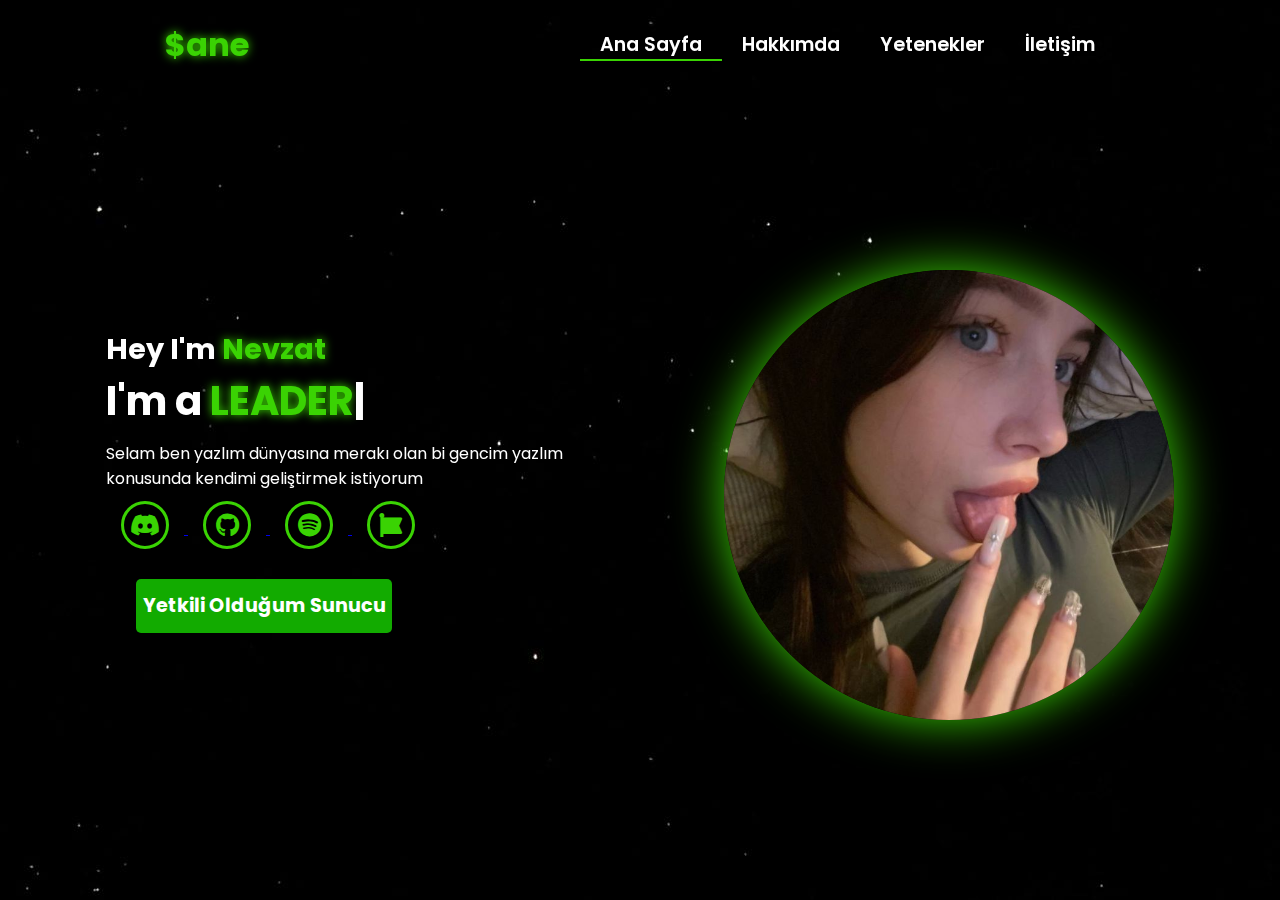
<file: index.html>
<!DOCTYPE html>
<html lang="en">

<head>
    <meta charset="UTF-8">
    <meta name="viewport" content="width=device-width, initial-scale=1.0">
    <link rel="stylesheet" href="https://cdnjs.cloudflare.com/ajax/libs/font-awesome/6.5.1/css/all.min.css">
    <link rel="stylesheet" href="https://unpkg.com/aos@next/dist/aos.css" />
    <link rel="stylesheet" href="css/style.css">
    <title>$ane</title>
</head>

<body>
    <nav>
        <div class="nav-container">
            <div class="logo" data-aos="zoom-in" data-aos-duration="1500">
                 <span>$ane</span>
            </div>
            <div class="links">
                <div class="link active" data-aos="fade-up" data-aos-duration="1500" data-aos-delay="100"><a
                        href="index.html">Ana Sayfa</a></div>
                <div class="link" data-aos="fade-up" data-aos-duration="1500" data-aos-delay="200"><a
                        href="about.html">Hakkımda</a></div>
                <div class="link" data-aos="fade-up" data-aos-duration="1500" data-aos-delay="300"><a
                        href="skill.html">Yetenekler</a></div>
                <div class="link" data-aos="fade-up" data-aos-duration="1500" data-aos-delay="500"><a
                        href="contact.html">İletişim</a></div>
            </div>
        </div>
        <i class="fa-solid fa-bars hamburg" onclick="hamburg()"></i>
        <div class="dropdown">
            <div class="links">
                <a href="index.html">Ana Sayfa</a>
                <a href="about.html">Hakkımda</a>
                <a href="skill.html">Yetenekler</a>
                <a href="contact.html">İletişim</a>
                <i class="fa-solid fa-xmark cancel" onclick="cancel()"></i>
            </div>
        </div>
    </nav>
    <section>
        <div class="main-container">
            <div class="content">
                <h1 data-aos="fade-left" data-aos-duration="1500" data-aos-delay="700">Hey I'm <span>Nevzat</span>
                </h1>
                <div data-aos="fade-right" data-aos-duration="1500" data-aos-delay="900" class="typewriter">I'm a <span
                        class="typewriter-text"></span><label for="">|</label></div>
                <p data-aos="flip-down" data-aos-duration="1500" data-aos-delay="1100">Selam ben yazlım dünyasına merakı olan bi gencim yazlım konusunda kendimi geliştirmek istiyorum</p>
                <div class="social-links">
                  <a href="https://discordapp.com/users/1193165342277644343" data-aos="fade-up" data-aos-duration="1500" data-aos-delay="1300">
                      <i class="fa-brands fa-discord"></i>
                  </a>
                  <a href="https://github.com/wexzareal" data-aos="fade-up" data-aos-duration="1500" data-aos-delay="1400">
                      <i class="fa-brands fa-github"></i>
                  </a>
                  <a href="https://open.spotify.com/user/3175ebhhtbeznkfrctoh7hggmiui?si=7eae61571f2b43ae" data-aos="fade-up" data-aos-duration="1500" data-aos-delay="1500">
                      <i class="fa-brands fa-spotify"></i>
                  </a>
                  <a href="https://guns.lol/wexzareal" data-aos="fade-up" data-aos-duration="1500" data-aos-delay="1600">
                    <i class="fa-brands fa-font-awesome"></i>
                </a>                
              </div>
                <div class="btn" data-aos="zoom-out" data-aos-duration="1500" data-aos-delay="1800">
                    <a href="https://discord.gg/virane"><button>Yetkili Olduğum Sunucu</button></a>
                </div>
            </div>
            <div class="image" data-aos="zoom-in" data-aos-duration="3000">
                <img src="img/zoro.jpg" alt="">
            </div>
        </div>
    </section>
    <script src="https://unpkg.com/aos@next/dist/aos.js"></script>
    <script>
        AOS.init({ offset: 0, });
    </script>
    <script src="./js/script.js"></script>
</body>

</html>
</file>
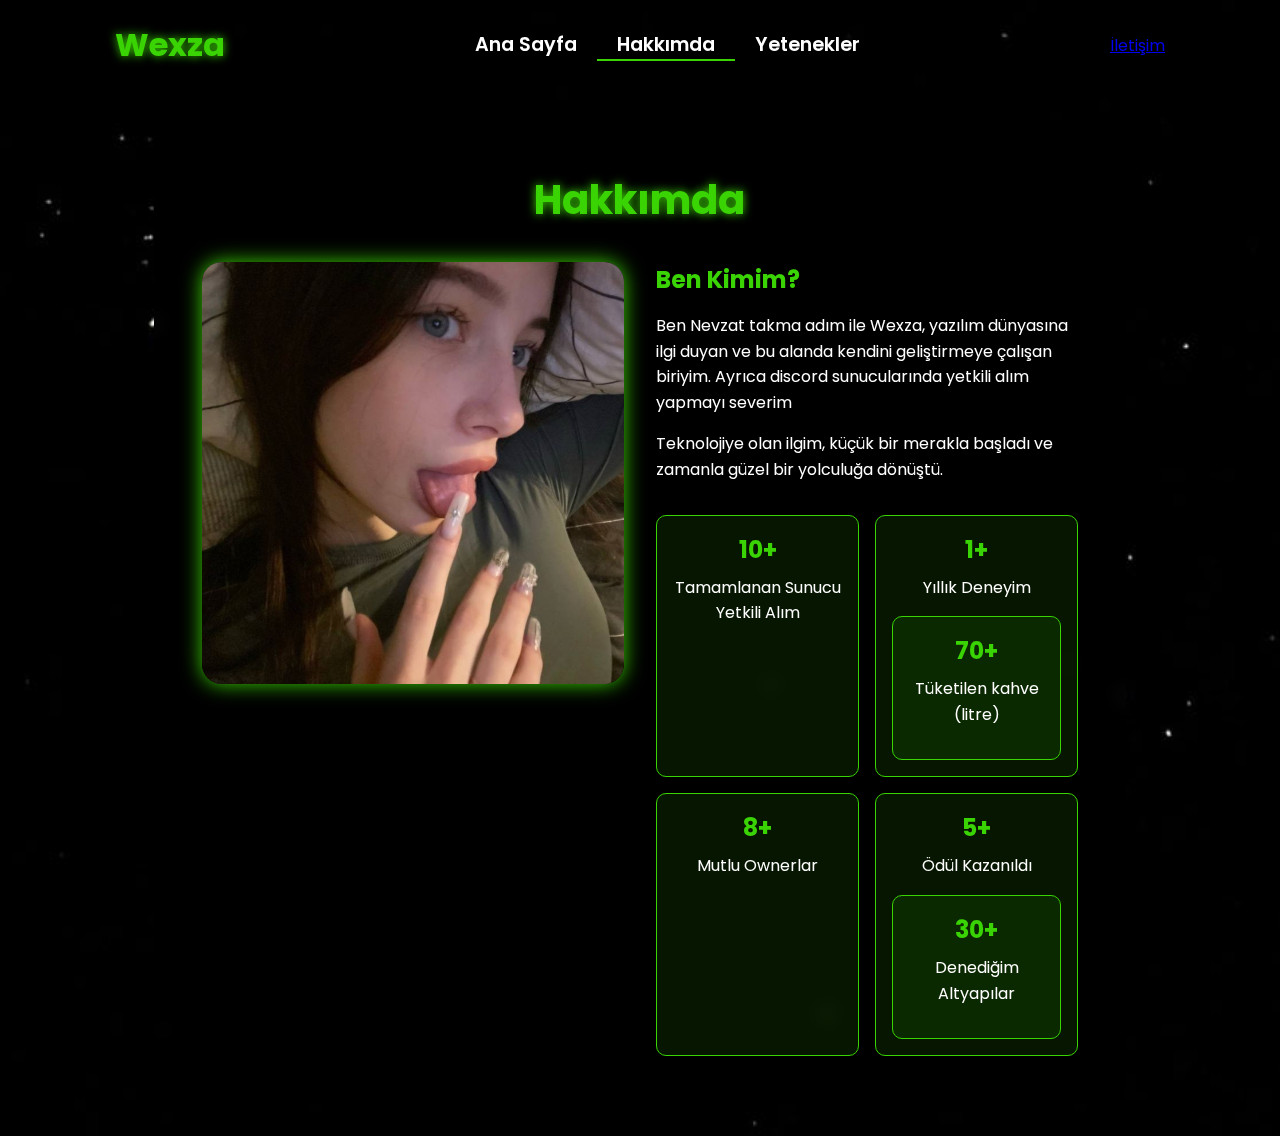
<file: about.html>
<!DOCTYPE html>
<html lang="en">

<head>
    <meta charset="UTF-8">
    <meta name="viewport" content="width=device-width, initial-scale=1.0">
    <link rel="stylesheet" href="https://cdnjs.cloudflare.com/ajax/libs/font-awesome/6.5.1/css/all.min.css">
    <link rel="stylesheet" href="https://unpkg.com/aos@next/dist/aos.css" />
    <style>
        @import url("https://fonts.googleapis.com/css2?family=Poppins:wght@100;200;300;400;500;600&display=swap");

        * {
            padding: 0;
            margin: 0;
            font-family: "Poppins", sans-serif;
            box-sizing: border-box;
        }

        body {
            width: 100%;
            min-height: 100vh;
            background-image: url("./img/background.jpg");
            background-size: cover;
            overflow-x: hidden;
            position: relative;
        }

        nav {
            width: 100%;
            height: 10vh;
            position: sticky;
            position: relative;
            z-index: 1000;
        }

        .nav-container {
            width: 100%;
            height: 100%;
            display: flex;
            justify-content: space-around;
            align-items: center;
        }

        .logo {
            color: white;
            font-size: 2rem;
            font-weight: bold;
        }

        .logo span {
            color: rgb(58, 211, 3);
            text-shadow: 0 0 10px rgb(58, 211, 3);
        }

        .hamburg,
        .cancel {
            cursor: pointer;
            position: absolute;
            right: 15px;
            top: 10px;
            color: white;
            display: none;
            font-size: clamp(2.5rem, 0.5rem + 5vw, 3rem);
        }

        .nav-container .links {
            display: flex;
        }

        .nav-container .links a {
            font-size: 1.2rem;
            color: white;
            margin: 0 20px;
            text-decoration: none;
            font-weight: 550;
            transition: 0.3s linear;
        }

        .nav-container .links a:hover {
            color: rgb(58, 211, 3);
            border-bottom: 2px solid rgb(58, 211, 3);
        }

        .nav-container .links .active {
            color: rgb(58, 211, 3);
            border-bottom: 2px solid rgb(58, 211, 3);
        }

        .dropdown {
            z-index: 1000;
            position: fixed;
            top: 0;
            left: 0;
            right: 0;
            transform: translateY(-500px);
            width: 100%;
            height: auto;
            backdrop-filter: blur(4px) brightness(40%);
            box-shadow: 0 0 20px black;
            transition: 0.2s linear;
        }

        .dropdown .links a {
            display: flex;
            color: white;
            text-decoration: none;
            padding: 15px 0;
            justify-content: center;
            align-items: center;
            transition: 0.2s linear;
        }

        .dropdown .links a:hover {
            background-color: rgb(58, 211, 3);
        }

        .about-container {
            width: 100%;
            min-height: 90vh;
            display: flex;
            justify-content: center;
            align-items: center;
            padding: 2rem;
            position: relative;
            z-index: 1;
        }

        .about-content {
            width: 80%;
            max-width: 1200px;
            background: rgba(0, 0, 0, 0.7);
            backdrop-filter: blur(10px);
            border-radius: 20px;
            padding: 3rem;
            color: white;
        }

        .about-header {
            text-align: center;
            margin-bottom: 2rem;
        }

        .about-header h1 {
            font-size: 2.5rem;
            color: rgb(58, 211, 3);
            text-shadow: 0 0 10px rgb(58, 211, 3);
            margin-bottom: 1rem;
        }

        .about-grid {
            display: grid;
            grid-template-columns: 1fr 1fr;
            gap: 2rem;
        }

        .about-image {
            width: 100%;
            aspect-ratio: 1;
            border-radius: 20px;
            overflow: hidden;
            box-shadow: 0 0 20px rgb(58, 211, 3);
        }

        .about-image img {
            width: 100%;
            height: 100%;
            object-fit: cover;
        }

        .about-text h2 {
            color: rgb(58, 211, 3);
            margin-bottom: 1rem;
        }

        .about-text p {
            line-height: 1.6;
            margin-bottom: 1rem;
        }

        .stats {
            display: grid;
            grid-template-columns: repeat(2, 1fr);
            gap: 1rem;
            margin-top: 2rem;
        }

        .stat-item {
            background: rgba(58, 211, 3, 0.1);
            padding: 1rem;
            border-radius: 10px;
            text-align: center;
            border: 1px solid rgb(58, 211, 3);
            cursor: pointer;
        }

        .stat-item h3 {
            color: rgb(58, 211, 3);
            font-size: 1.5rem;
            margin-bottom: 0.5rem;
        }

        .content-grid {
            display: grid;
            grid-template-columns: repeat(auto-fit, minmax(280px, 1fr));
            gap: 2rem;
            padding: 2rem 0;
        }

        .content-card {
            background: rgba(58, 211, 3, 0.1);
            border-radius: 15px;
            overflow: hidden;
            transition: all 0.3s ease;
            cursor: pointer;
        }

        .content-card:hover {
            transform: translateY(-5px);
            box-shadow: 0 5px 15px rgba(58, 211, 3, 0.3);
        }

        .card-image {
            width: 100%;
            height: 200px;
            overflow: hidden;
        }

        .card-image img {
            width: 100%;
            height: 100%;
            object-fit: cover;
        }

        .card-info {
            padding: 1.5rem;
        }

        .card-info h3 {
            color: rgb(58, 211, 3);
            margin-bottom: 0.5rem;
        }

        .card-info p {
            font-size: 0.9rem;
            margin-bottom: 1rem;
        }

        .card-info .technologies {
            display: flex;
            flex-wrap: wrap;
            gap: 0.5rem;
            margin-top: 1rem;
        }

        .technology-tag {
            background: rgba(58, 211, 3, 0.2);
            padding: 0.3rem 0.8rem;
            border-radius: 15px;
            font-size: 0.8rem;
            color: rgb(58, 211, 3);
        }

        .back-button {
            display: inline-block;
            padding: 0.8rem 1.5rem;
            background: rgb(58, 211, 3);
            color: white;
            border-radius: 5px;
            text-decoration: none;
            margin-bottom: 2rem;
            transition: all 0.3s ease;
        }

        .back-button:hover {
            background: rgb(45, 165, 2);
            transform: translateY(-2px);
        }

        .award-icon {
            font-size: 2rem;
            color: rgb(58, 211, 3);
            margin-bottom: 1rem;
        }

        .client-testimonial {
            font-style: italic;
            margin-top: 1rem;
            padding: 1rem;
            background: rgba(58, 211, 3, 0.05);
            border-radius: 10px;
        }

        @media (max-width: 884px) {
            .about-grid {
                grid-template-columns: 1fr;
            }

            nav .logo {
                position: absolute;
                top: 16px;
                left: 15px;
                font-size: 1.5rem;
            }

            .nav-container .links {
                display: none;
            }

            .hamburg,
            .cancel {
                display: block;
            }
        }

        @media (max-width: 440px) {
            .about-container {
                padding: 1rem;
            }

            .about-content {
                width: 95%;
                padding: 1.5rem;
            }

            .about-header h1 {
                font-size: 1.8rem;
            }

            .about-text h2 {
                font-size: 1.4rem;
            }

            .about-text p {
                font-size: 0.9rem;
                line-height: 1.4;
            }

            .about-image {
                width: 100%;
                max-height: 250px;
            }

            .stats {
                grid-template-columns: repeat(2, 1fr);
                gap: 0.8rem;
            }

            .stat-item {
                padding: 0.8rem;
            }

            .stat-item h3 {
                font-size: 1.2rem;
            }

            .stat-item p {
                font-size: 0.8rem;
            }

            .stat-item a {
                padding: 0.5rem;
                display: block;
            }
        }
    </style>
    <title>Wexza</title>
</head>

<body>
    <nav>
        <div class="nav-container">
            <div class="logo" data-aos="zoom-in" data-aos-duration="1500">
                 <span>Wexza</span>
            </div>
            <div class="links">
                <div class="link" data-aos="fade-up" data-aos-duration="1500" data-aos-delay="100">
                    <a href="index.html">Ana Sayfa</a>
                </div>
                <div class="link active" data-aos="fade-up" data-aos-duration="1500" data-aos-delay="200">
                    <a href="about.html">Hakkımda</a>
                </div>
                <div class="link" data-aos="fade-up" data-aos-duration="1500" data-aos-delay="300">
                    <a href="skill.html">Yetenekler</a>
                </div>
                </div>
                <div class="link" data-aos="fade-up" data-aos-duration="1500" data-aos-delay="500">
                    <a href="contact.html">İletişim</a>
                </div>
            </div>
        </div>
        <i class="fa-solid fa-bars hamburg" onclick="hamburg()"></i>
        <div class="dropdown">
            <div class="links">
                <a href="index.html">Ana Sayfa</a>
                <a href="about.html">Hakkımda</a>
                <a href="skill.html">Yetenekler</a>
                <a href="contact.html">İletişim</a>
                <i class="fa-solid fa-xmark cancel" onclick="cancel()"></i>
            </div>
        </div>
    </nav>
    <div class="about-container">
        <div class="about-content" id="aboutContent">
            <div class="about-header" data-aos="fade-down" data-aos-duration="1500">
                <h1>Hakkımda</h1>
            </div>
            <div class="about-grid">
                <div class="about-image" data-aos="fade-right" data-aos-duration="1500">
                    <img src="img/zoro.jpg" alt="Hakkımda Görseli">
                </div>
                <div class="about-text" data-aos="fade-left" data-aos-duration="1500">
                    <h2>Ben Kimim?</h2>
                    <p>Ben Nevzat takma adım ile Wexza, yazılım dünyasına ilgi duyan ve bu alanda kendini geliştirmeye çalışan biriyim. Ayrıca discord sunucularında yetkili alım yapmayı severim</p>
                    <p>Teknolojiye olan ilgim, küçük bir merakla başladı ve zamanla güzel bir yolculuğa dönüştü.</p>
                    <div class="stats">
                        <div class="stat-item" data-aos="zoom-in" data-aos-duration="1500" data-aos-delay="200" onclick="showProjects()">
                            <h3>10+</h3>
                            <p>Tamamlanan Sunucu Yetkili Alım</p>
                        </div>
                        <div class="stat-item" data-aos="zoom-in" data-aos-duration="1500" data-aos-delay="400" onclick="showExperience()">
                            <h3>1+</h3>
                            <p>Yıllık Deneyim</p>
                        <div class="stat-item" data-aos="zoom-in" data-aos-duration="1500" data-aos-delay="200" onclick="showProjects()">
                            <h3>70+</h3>
                            <p>Tüketilen kahve (litre)</p>
                        </div>
                        </div>
                        <div class="stat-item" data-aos="zoom-in" data-aos-duration="1500" data-aos-delay="600" onclick="showClients()">
                            <h3>8+</h3>
                            <p>Mutlu Ownerlar</p>
                        </div>
                        <div class="stat-item" data-aos="zoom-in" data-aos-duration="1500" data-aos-delay="800" onclick="showAwards()">
                            <h3>5+</h3>
                            <p>Ödül Kazanıldı</p>
                        <div class="stat-item" data-aos="zoom-in" data-aos-duration="1500" data-aos-delay="800" onclick="showAwards()">
                            <h3>30+</h3>
                            <p>Denediğim Altyapılar</p>
                        </div>
                    </div>
                </div>
            </div>
        </div>
    </div>
    <script src="https://unpkg.com/aos@next/dist/aos.js"></script>
    <script>
        AOS.init({ offset: 0 });

        function hamburg() {
            const navbar = document.querySelector(".dropdown")
            navbar.style.transform = "translateY(0px)"
        }

        function cancel() {
            const navbar = document.querySelector(".dropdown")
            navbar.style.transform = "translateY(-500px)"
        }

        function showProjects() {
            const aboutContent = document.getElementById('aboutContent');
            aboutContent.innerHTML = `
                <a href="about.html" class="back-button" onclick="restoreInitialContent()">
                    <i class="fas fa-arrow-left"></i> Back
                </a>
                <div class="about-header" data-aos="fade-down" data-aos-duration="1500">
                    <h1>My Projects</h1>
                </div>
                <div class="content-grid">
                    ${generateProjectCards()}
                </div>
            `;
            AOS.refresh();
        }

        function showExperience() {
            const aboutContent = document.getElementById('aboutContent');
            aboutContent.innerHTML = `
                <a href="about.html" class="back-button" onclick="restoreInitialContent()">
                    <i class="fas fa-arrow-left"></i> Back
                </a>
                <div class="about-header" data-aos="fade-down" data-aos-duration="1500">
                    <h1>My Experience</h1>
                </div>
                <div class="content-grid">
                    ${generateExperienceCards()}
                </div>
            `;
            AOS.refresh();
        }

        function showClients() {
            const aboutContent = document.getElementById('aboutContent');
            aboutContent.innerHTML = `
                <a href="about.html" class="back-button" onclick="restoreInitialContent()">
                    <i class="fas fa-arrow-left"></i> Back
                </a>
                <div class="about-header" data-aos="fade-down" data-aos-duration="1500">
                    <h1>Client Success Stories</h1>
                </div>
                <div class="content-grid">
                    ${generateClientCards()}
                </div>
            `;
            AOS.refresh();
        }

        function showAwards() {
            const aboutContent = document.getElementById('aboutContent');
            aboutContent.innerHTML = `
                <a href="about.html" class="back-button" onclick="restoreInitialContent()">
                    <i class="fas fa-arrow-left"></i> Back
                </a>
                <div class="about-header" data-aos="fade-down" data-aos-duration="1500">
                    <h1>Awards & Recognition</h1>
                </div>
                <div class="content-grid">
                    ${generateAwardCards()}
                </div>
            `;
            AOS.refresh();
        }

        function generateProjectCards() {
            const projects = [
                {
                    title: "E-Commerce Platform",
                    image: "img/zoro.jpg",
                    description: "A full-stack e-commerce solution with payment integration",
                    technologies: ["React", "Node.js", "MongoDB"]
                },
                {
                    title: "Portfolio Website",
                    image: "img/zoro.jpg",
                    description: "Responsive portfolio website with modern animations",
                    technologies: ["HTML", "CSS", "JavaScript"]
                },
                {
                    title: "Task Management App",
                    image: "img/zoro.jpg",
                    description: "Mobile-first task management application",
                    technologies: ["Vue.js", "Firebase"]
                }
            ];

            return projects.map(project => `
                <div class="content-card" data-aos="fade-up">
                    <div class="card-image">
                        <img src="${project.image}" alt="${project.title}">
                    </div>
                    <div class="card-info">
                        <h3>${project.title}</h3>
                        <p>${project.description}</p>
                        <div class="technologies">
                            ${project.technologies.map(tech => `
                                <span class="technology-tag">${tech}</span>
                            `).join('')}
                        </div>
                    </div>
                </div>
            `).join('');
        }

        function generateClientCards() {
            const clients = [
                {
                    name: "Ell Udin",
                    company: "Innovation Corp",
                    image: "img/zoro.jpg",
                    testimonial: "Outstanding work on our company website redesign!"
                },
                {
                    name: "Ell Ucup",
                    company: "Tech Startup",
                    image: "img/zoro.jpg",
                    testimonial: "Delivered our app ahead of schedule with excellent quality"
                }
            ];

            return clients.map(client => `
                <div class="content-card" data-aos="fade-up">
                    <div class="card-image">
                        <img src="${client.image}" alt="${client.name}">
                    </div>
                    <div class="card-info">
                        <h3>${client.name}</h3>
                        <h4>${client.company}</h4>
                        <p class="client-testimonial">"${client.testimonial}"</p>
                    </div>
                </div>
            `).join('');
        }

        function restoreInitialContent() {
            const aboutContent = document.getElementById('aboutContent');
            aboutContent.innerHTML = `
                <div class="about-header" data-aos="fade-down" data-aos-duration="1500">
                    <h1>About Me</h1>
                </div>
                <div class="about-grid">
                    <div class="about-image" data-aos="fade-right" data-aos-duration="1500">
                        <img src="img/zoro.jpg" alt="About Image">
                    </div>
                    <div class="about-text" data-aos="fade-left" data-aos-duration="1500">
                        <h2>Who Am I?</h2>
                        <p>I'm a passionate developer and designer with a keen eye for detail and a drive for creating
                            innovative digital solutions. With expertise in web development, UI/UX design, and content
                            creation, I bring ideas to life through code and creativity.</p>
                        <p>My journey in technology began with a simple curiosity and has evolved into a professional
                            pursuit of excellence in digital craftsmanship.</p>

                        <div class="stats">
                            <div class="stat-item" data-aos="zoom-in" data-aos-duration="1500" data-aos-delay="200" onclick="showProjects()">
                                <h3>50+</h3>
                                <p>Projects Completed</p>
                            </div>
                            <div class="stat-item" data-aos="zoom-in" data-aos-duration="1500" data-aos-delay="400" onclick="showExperience()">
                                <h3>3+</h3>
                                <p>Years Experience</p>
                            </div>
                            <div class="stat-item" data-aos="zoom-in" data-aos-duration="1500" data-aos-delay="600" onclick="showClients()">
                                <h3>20+</h3>
                                <p>Happy Clients</p>
                            </div>
                            <div class="stat-item" data-aos="zoom-in" data-aos-duration="1500" data-aos-delay="800" onclick="showAwards()">
                                <h3>15+</h3>
                                <p>Awards Won</p>
                            </div>
                        </div>
                    </div>
                </div>
            `;
            AOS.refresh();
        }
    </script>
</body>

</html>
</file>
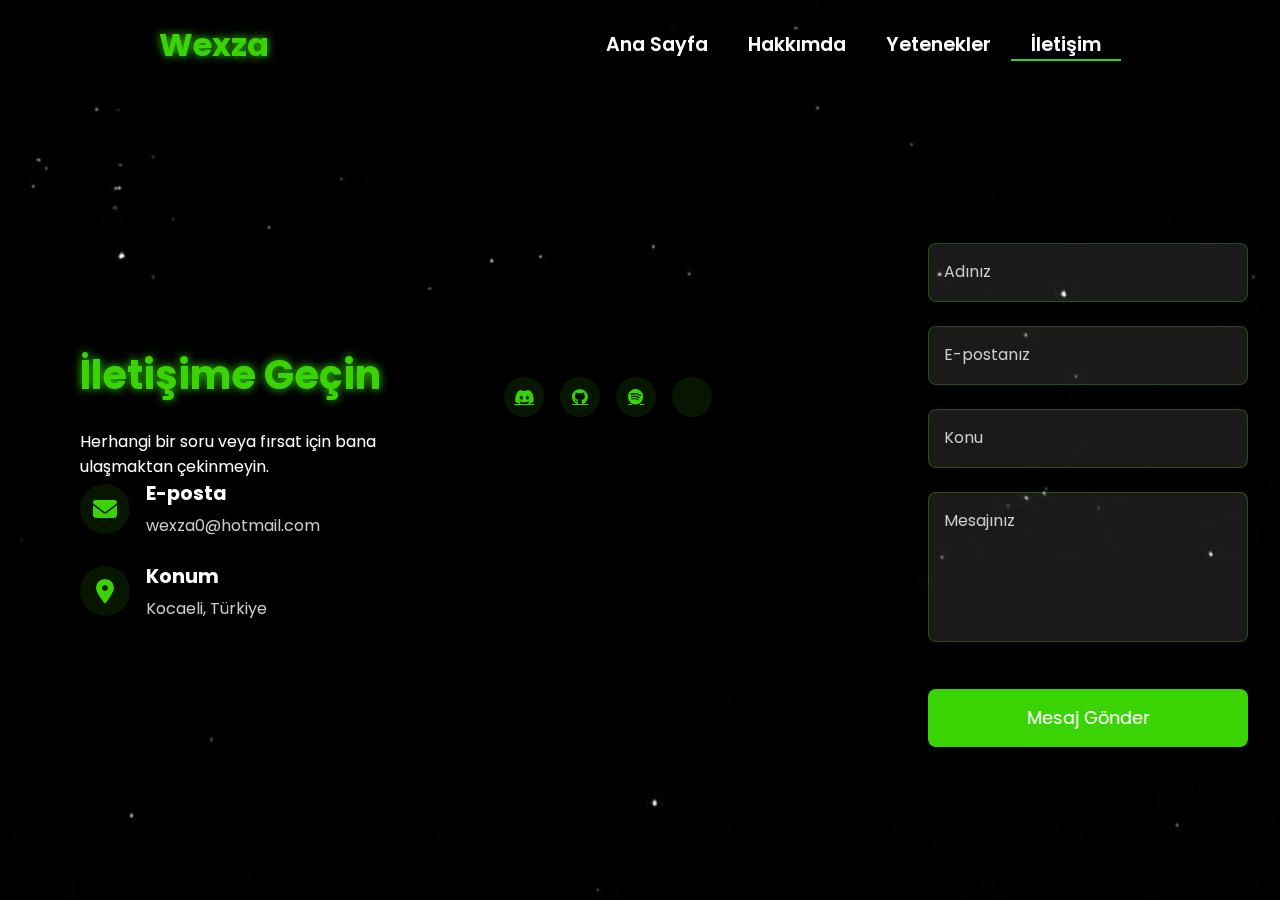
<file: contact.html>
<!DOCTYPE html>
<html lang="en">

<head>
    <meta charset="UTF-8">
    <meta name="viewport" content="width=device-width, initial-scale=1.0">
    <link rel="stylesheet" href="https://cdnjs.cloudflare.com/ajax/libs/font-awesome/6.5.1/css/all.min.css">
    <link rel="stylesheet" href="https://unpkg.com/aos@next/dist/aos.css" />
    <style>
        @import url("https://fonts.googleapis.com/css2?family=Poppins:wght@100;200;300;400;500;600&display=swap");

        * {
            padding: 0;
            margin: 0;
            font-family: "Poppins", sans-serif;
            box-sizing: border-box;
        }

        body {
            width: 100%;
            height: 100vh;
            background-image: url("./img/background.jpg");
            background-size: cover;
            overflow: auto;
            position: relative;
        }

        nav {
            width: 100%;
            height: 10vh;
            position: relative;
            z-index: 1000;
        }

        .nav-container {
            width: 100%;
            height: 100%;
            display: flex;
            justify-content: space-around;
            align-items: center;
        }

        .logo {
            color: white;
            font-size: 2rem;
            font-weight: bold;
        }

        .logo span {
            color: rgb(58, 211, 3);
            text-shadow: 0 0 10px rgb(58, 211, 3);
        }

        .hamburg,
        .cancel {
            cursor: pointer;
            position: absolute;
            right: 15px;
            top: 10px;
            color: white;
            display: none;
            font-size: clamp(2.5rem, 0.5rem + 5vw, 3rem);
        }

        .nav-container .links {
            display: flex;
        }

        .nav-container .links a {
            font-size: 1.2rem;
            color: white;
            margin: 0 20px;
            text-decoration: none;
            font-weight: 550;
            transition: 0.3s linear;
        }

        .nav-container .links a:hover {
            color: rgb(58, 211, 3);
            border-bottom: 2px solid rgb(58, 211, 3);
        }

        .nav-container .links .active {
            color: rgb(58, 211, 3);
            border-bottom: 2px solid rgb(58, 211, 3);
        }

        .dropdown {
            z-index: 1000;
            position: fixed;
            top: 0;
            left: 0;
            right: 0;
            transform: translateY(-500px);
            width: 100%;
            height: auto;
            backdrop-filter: blur(4px) brightness(40%);
            box-shadow: 0 0 20px black;
            transition: 0.2s linear;
        }

        .dropdown .links a {
            display: flex;
            color: white;
            text-decoration: none;
            padding: 15px 0;
            justify-content: center;
            align-items: center;
            transition: 0.2s linear;
        }

        .dropdown .links a:hover {
            background-color: rgb(58, 211, 3);
        }

        .contact-container {
            width: 100%;
            min-height: 90vh;
            display: flex;
            justify-content: center;
            align-items: center;
            padding: 2rem;
        }

        .contact-content {
            width: 80%;
            max-width: 1200px;
            background: rgba(0, 0, 0, 0.7);
            backdrop-filter: blur(10px);
            border-radius: 20px;
            padding: 3rem;
            color: white;
            display: grid;
            grid-template-columns: 1fr 1fr;
            gap: 3rem;
        }

        .contact-info {
            padding-right: 2rem;
        }

        .contact-header h1 {
            font-size: 2.5rem;
            color: rgb(58, 211, 3);
            text-shadow: 0 0 10px rgb(58, 211, 3);
            margin-bottom: 1.5rem;
        }

        .contact-details {
            margin-top: 2rem;
        }

        .contact-item {
            display: flex;
            align-items: center;
            margin-bottom: 1.5rem;
        }

        .contact-icon {
            width: 50px;
            height: 50px;
            background: rgba(58, 211, 3, 0.1);
            border-radius: 50%;
            display: flex;
            justify-content: center;
            align-items: center;
            margin-right: 1rem;
        }

        .contact-icon i {
            font-size: 1.5rem;
            color: rgb(58, 211, 3);
        }

        .contact-text h3 {
            font-size: 1.2rem;
            margin-bottom: 0.3rem;
        }

        .contact-text p {
            color: #cccccc;
        }

        .contact-form form {
            display: flex;
            flex-direction: column;
            gap: 1.5rem;
        }

        .form-group {
            position: relative;
        }

        .form-group input,
        .form-group textarea {
            width: 100%;
            padding: 1rem;
            background: rgba(255, 255, 255, 0.1);
            border: 1px solid rgba(58, 211, 3, 0.3);
            border-radius: 8px;
            color: white;
            font-size: 1rem;
            transition: all 0.3s ease;
        }

        .form-group textarea {
            height: 150px;
            resize: none;
        }

        .form-group input:focus,
        .form-group textarea:focus {
            outline: none;
            border-color: rgb(58, 211, 3);
            box-shadow: 0 0 10px rgba(58, 211, 3, 0.3);
        }

        .form-group label {
            position: absolute;
            left: 1rem;
            top: 1rem;
            color: #cccccc;
            transition: all 0.3s ease;
            pointer-events: none;
        }

        .form-group input:focus~label,
        .form-group input:valid~label,
        .form-group textarea:focus~label,
        .form-group textarea:valid~label {
            top: -0.5rem;
            left: 0.8rem;
            font-size: 0.8rem;
            padding: 0 0.5rem;
            background: rgba(0, 0, 0, 0.7);
            color: rgb(58, 211, 3);
        }

        .submit-btn {
            padding: 1rem 2rem;
            background: rgb(58, 211, 3);
            border: none;
            border-radius: 8px;
            color: white;
            font-size: 1.1rem;
            cursor: pointer;
            transition: all 0.3s ease;
            margin-top: 1rem;
        }

        .submit-btn:hover {
            background: transparent;
            box-shadow: 0 0 20px rgba(58, 211, 3, 0.5);
            border: 2px solid rgb(58, 211, 3);
        }

        .social-links {
            margin-top: 2rem;
            display: flex;
            gap: 1rem;
        }

        .social-links a {
            width: 40px;
            height: 40px;
            background: rgba(58, 211, 3, 0.1);
            border-radius: 50%;
            display: flex;
            justify-content: center;
            align-items: center;
            color: rgb(58, 211, 3);
            transition: all 0.3s ease;
        }

        .social-links a:hover {
            background: rgb(58, 211, 3);
            color: white;
            transform: translateY(-5px);
            box-shadow: 0 0 15px rgba(58, 211, 3, 0.5);
        }

        @media (max-height: 800px) {
            body {
                height: auto;
                min-height: 100vh;
            }

            .contact-container {
                height: auto;
                min-height: 90vh;
            }
        }

        @media (max-width: 884px) {
            nav .logo {
                position: absolute;
                top: 16px;
                left: 15px;
                font-size: 1.5rem;
            }

            .nav-container .links {
                display: none;
            }

            .hamburg,
            .cancel {
                display: block;
            }

            .contact-content {
                grid-template-columns: 1fr;
                gap: 2rem;
            }

            .contact-info {
                padding-right: 0;
            }
        }

        @media (max-width: 640px) {
            .contact-container {
                padding: 1rem;
            }

            .contact-content {
                width: 95%;
                padding: 1.5rem;
            }

            .contact-header h1 {
                font-size: 2rem;
            }

            .contact-item {
                flex-direction: column;
                text-align: center;
            }

            .contact-icon {
                margin-right: 0;
                margin-bottom: 1rem;
            }
        }
    </style>
    <title>Wexza</title>
</head>

<body>
    <nav>
        <div class="nav-container">
            <div class="logo" data-aos="zoom-in" data-aos-duration="1500">
                 <span>Wexza</span>
            </div>
            <div class="links">
                <div class="link" data-aos="fade-up" data-aos-duration="1500" data-aos-delay="100"><a
                        href="index.html">Ana Sayfa</a></div>
                <div class="link" data-aos="fade-up" data-aos-duration="1500" data-aos-delay="200"><a
                        href="about.html">Hakkımda</a></div>
                <div class="link" data-aos="fade-up" data-aos-duration="1500" data-aos-delay="300"><a
                        href="skill.html">Yetenekler</a></div>
                <div class="link active" data-aos="fade-up" data-aos-duration="1500" data-aos-delay="500"><a
                        href="contact.html">İletişim</a></div>
            </div>
        </div>
        <i class="fa-solid fa-bars hamburg" onclick="hamburg()"></i>
        <div class="dropdown">
            <div class="links">
                <a href="index.html">Ana Sayfa</a>
                <a href="about.html">Hakkımda</a>
                <a href="skill.html">Yetenekler</a>
                <a href="contact.html">İletişim</a>
                <i class="fa-solid fa-xmark cancel" onclick="cancel()"></i>
            </div>
        </div>
    </nav>

    <div class="contact-container">
        <div class="contact-content">
            <div class="contact-info">
                <div class="contact-header" data-aos="fade-right" data-aos-duration="1500">
                    <h1>İletişime Geçin</h1>
                    <p>Herhangi bir soru veya fırsat için bana ulaşmaktan çekinmeyin.</p>
                </div>

                    <div class="contact-item" data-aos="fade-right" data-aos-duration="1500" data-aos-delay="400">
                        <div class="contact-icon">
                            <i class="fas fa-envelope"></i>
                        </div>
                        <div class="contact-text">
                            <h3>E-posta</h3>
                            <p>wexza0@hotmail.com</p>
                        </div>
                    </div>

                    <div class="contact-item" data-aos="fade-right" data-aos-duration="1500" data-aos-delay="600">
                        <div class="contact-icon">
                            <i class="fas fa-location-dot"></i>
                        </div>
                        <div class="contact-text">
                            <h3>Konum</h3>
                            <p>Kocaeli, Türkiye</p>
                        </div>
                    </div>
                </div>

                <div class="social-links" data-aos="fade-up" data-aos-duration="1500" data-aos-delay="800">
                    <a href="https://discordapp.com/users/1193165342277644343"><i class="fab fa-discord"></i></a>
                    <a href="https://github.com/wexzareal"><i class="fab fa-github"></i></a>
                    <a href="https://open.spotify.com/user/3175ebhhtbeznkfrctoh7hggmiui?si=7eae61571f2b43ae"><i class="fab fa-spotify"></i></a>
                    <a href="https://discord.com/invite/imporia"><i class="fab fa-Yetkili-Olduğum-Sunucu"></i></a>
                </div>
            </div>

            <div class="contact-form" data-aos="fade-left" data-aos-duration="1500" data-aos-delay="200">
                <form action="https://formspree.io/f/mwppavbk" method="POST">
                    <div class="form-group">
                        <input type="text" id="name" name="name" required>
                        <label for="name">Adınız</label>
                    </div>

                    <div class="form-group">
                        <input type="email" id="email" name="email" required>
                        <label for="email">E-postanız</label>
                    </div>

                    <div class="form-group">
                        <input type="text" id="subject" name="subject" required>
                        <label for="subject">Konu</label>
                    </div>

                    <div class="form-group">
                        <textarea id="message" name="message" required></textarea>
                        <label for="message">Mesajınız</label>
                    </div>

                    <button type="submit" class="submit-btn">Mesaj Gönder</button>
                </form>
            </div>
        </div>
    </div>

    <script src="https://unpkg.com/aos@next/dist/aos.js"></script>
    <script>
        AOS.init({ offset: 0, });
    </script>
    <script src="./js/script.js"></script>
</body>

</html>
</file>
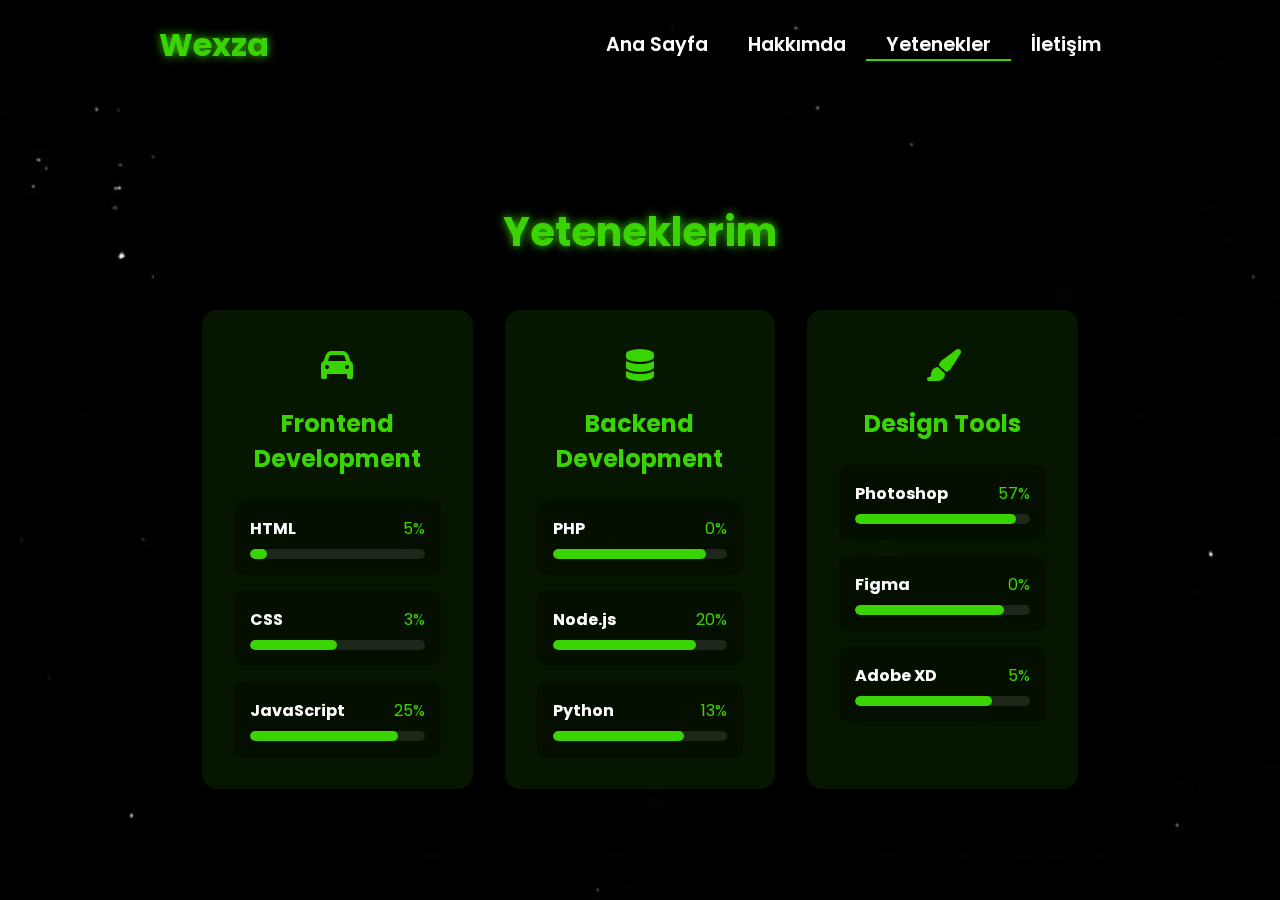
<file: skill.html>
<!DOCTYPE html>
<html lang="en">
<head>
    <meta charset="UTF-8">
    <meta name="viewport" content="width=device-width, initial-scale=1.0">
    <link rel="stylesheet" href="https://cdnjs.cloudflare.com/ajax/libs/font-awesome/6.5.1/css/all.min.css">
    <link rel="stylesheet" href="https://unpkg.com/aos@next/dist/aos.css" />
    <style>
        @import url("https://fonts.googleapis.com/css2?family=Poppins:wght@100;200;300;400;500;600&display=swap");

        * {
            padding: 0;
            margin: 0;
            font-family: "Poppins", sans-serif;
            box-sizing: border-box;
        }

        body {
            width: 100%;
            min-height: 100vh;
            background-image: url("./img/background.jpg");
            background-size: cover;
            overflow-x: hidden;
            position: relative;
        }

        nav {
            width: 100%;
            height: 10vh;
            position: relative;
            z-index: 1000;
        }

        .nav-container {
            width: 100%;
            height: 100%;
            display: flex;
            justify-content: space-around;
            align-items: center;
        }

        .logo {
            color: white;
            font-size: 2rem;
            font-weight: bold;
        }

        .logo span {
            color: rgb(58, 211, 3);
            text-shadow: 0 0 10px rgb(58, 211, 3);
        }

        .hamburg, .cancel {
            cursor: pointer;
            position: absolute;
            right: 15px;
            top: 10px;
            color: white;
            display: none;
            font-size: clamp(2.5rem, 0.5rem + 5vw, 3rem);
        }

        .nav-container .links {
            display: flex;
        }

        .nav-container .links a {
            font-size: 1.2rem;
            color: white;
            margin: 0 20px;
            text-decoration: none;
            font-weight: 550;
            transition: 0.3s linear;
        }

        .nav-container .links a:hover {
            color: rgb(58, 211, 3);
            border-bottom: 2px solid rgb(58, 211, 3);
        }

        .nav-container .links .active {
            color: rgb(58, 211, 3);
            border-bottom: 2px solid rgb(58, 211, 3);
        }

        .dropdown {
            z-index: 1000;
            position: fixed;
            top: 0;
            left: 0;
            right: 0;
            transform: translateY(-500px);
            width: 100%;
            height: auto;
            backdrop-filter: blur(4px) brightness(40%);
            box-shadow: 0 0 20px black;
            transition: 0.2s linear;
        }

        .dropdown .links a {
            display: flex;
            color: white;
            text-decoration: none;
            padding: 15px 0;
            justify-content: center;
            align-items: center;
            transition: 0.2s linear;
        }

        .dropdown .links a:hover {
            background-color: rgb(58, 211, 3);
        }

        .skills-container {
            width: 100%;
            min-height: 90vh;
            display: flex;
            justify-content: center;
            align-items: center;
            padding: 2rem;
            position: relative;
            z-index: 1;
        }

        .skills-content {
            width: 80%;
            max-width: 1200px;
            background: rgba(0, 0, 0, 0.7);
            backdrop-filter: blur(10px);
            border-radius: 20px;
            padding: 3rem;
            color: white;
        }

        .skills-header {
            text-align: center;
            margin-bottom: 3rem;
        }

        .skills-header h1 {
            font-size: 2.5rem;
            color: rgb(58, 211, 3);
            text-shadow: 0 0 10px rgb(58, 211, 3);
            margin-bottom: 1rem;
        }

        .skills-grid {
            display: grid;
            grid-template-columns: repeat(3, 1fr);
            gap: 2rem;
        }

        .skill-category {
            background: rgba(58, 211, 3, 0.1);
            border-radius: 15px;
            padding: 2rem;
            transition: 0.3s ease;
        }

        .skill-category:hover {
            transform: translateY(-10px);
            box-shadow: 0 0 20px rgba(58, 211, 3, 0.5);
        }

        .skill-category h2 {
            color: rgb(58, 211, 3);
            font-size: 1.5rem;
            margin-bottom: 1.5rem;
            text-align: center;
        }

        .skill-list {
            display: flex;
            flex-direction: column;
            gap: 1rem;
        }

        .skill-item {
            background: rgba(0, 0, 0, 0.3);
            border-radius: 10px;
            padding: 1rem;
        }

        .skill-info {
            display: flex;
            justify-content: space-between;
            margin-bottom: 0.5rem;
        }

        .skill-info h3 {
            font-size: 1rem;
            color: white;
        }

        .skill-info span {
            color: rgb(58, 211, 3);
        }

        .progress-bar {
            width: 100%;
            height: 10px;
            background: rgba(255, 255, 255, 0.1);
            border-radius: 5px;
            overflow: hidden;
        }

        .progress {
            height: 100%;
            background: rgb(58, 211, 3);
            border-radius: 5px;
            transition: width 1.5s ease-in-out;
        }

        .skill-icon {
            font-size: 2rem;
            color: rgb(58, 211, 3);
            margin-bottom: 1rem;
            text-align: center;
        }

        @media (max-width: 884px) {
            .skills-grid {
                grid-template-columns: repeat(2, 1fr);
            }
            
            nav .logo {
                position: absolute;
                top: 16px;
                left: 15px;
                font-size: 1.5rem;
            }

            .nav-container .links {
                display: none;
            }

            .hamburg, .cancel {
                display: block;
            }
        }

        @media (max-width: 440px) {
            .skills-container {
                padding: 1rem;
            }

            .skills-content {
                width: 95%;
                padding: 1.5rem;
            }

            .skills-grid {
                grid-template-columns: 1fr;
            }

            .skills-header h1 {
                font-size: 1.8rem;
            }

            .skill-category {
                padding: 1.5rem;
            }

            .skill-category h2 {
                font-size: 1.3rem;
            }

            .skill-icon {
                font-size: 1.5rem;
            }
        }
    </style>
    <title>Wexza</title>
</head>
<body>
    <nav>
        <div class="nav-container">
            <div class="logo" data-aos="zoom-in" data-aos-duration="1500">
                 <span>Wexza</span>
            </div>
            <div class="links">
                <div class="link" data-aos="fade-up" data-aos-duration="1500" data-aos-delay="100"><a href="index.html">Ana Sayfa</a></div>
                <div class="link" data-aos="fade-up" data-aos-duration="1500" data-aos-delay="200"><a href="about.html">Hakkımda</a></div>
                <div class="link active" data-aos="fade-up" data-aos-duration="1500" data-aos-delay="300"><a href="skill.html">Yetenekler</a></div>
                <div class="link" data-aos="fade-up" data-aos-duration="1500" data-aos-delay="500"><a href="contact.html">İletişim</a></div>
            </div>
        </div>
        <i class="fa-solid fa-bars hamburg" onclick="hamburg()"></i>
        <div class="dropdown">
            <div class="links">
                <a href="index.html">Ana Sayfa</a>
                <a href="about.html">Hakkımda</a>
                <a href="skill.html">Yetenekler</a>
                <a href="contact.html">İletişim</a>
                <i class="fa-solid fa-xmark cancel" onclick="cancel()"></i>
            </div>
        </div>
    </nav>

    <div class="skills-container">
        <div class="skills-content">
            <div class="skills-header" data-aos="fade-down" data-aos-duration="1500">
                <h1>Yeteneklerim</h1>
            </div>
            <div class="skills-grid">
                <div class="skill-category" data-aos="fade-up" data-aos-duration="1500" data-aos-delay="100">
                    <div class="skill-icon">
                        <i class="fa fa-car"></i>
                    </div>
                    <h2>Frontend Development</h2>
                    <div class="skill-list">
                        <div class="skill-item">
                            <div class="skill-info">
                                <h3>HTML</h3>
                                <span>5%</span>
                            </div>
                            <div class="progress-bar">
                                <div class="progress" style="width: 10%"></div>
                            </div>
                        </div>
                        <div class="skill-item">
                            <div class="skill-info">
                                <h3>CSS</h3>
                                <span>3%</span>
                            </div>
                            <div class="progress-bar">
                                <div class="progress" style="width: 50%"></div>
                            </div>
                        </div>
                        <div class="skill-item">
                            <div class="skill-info">
                                <h3>JavaScript</h3>
                                <span>25%</span>
                            </div>
                            <div class="progress-bar">
                                <div class="progress" style="width: 85%"></div>
                            </div>
                        </div>
                    </div>
                </div>

                <div class="skill-category" data-aos="fade-up" data-aos-duration="1500" data-aos-delay="300">
                    <div class="skill-icon">
                        <i class="fas fa-database"></i>
                    </div>
                    <h2>Backend Development</h2>
                    <div class="skill-list">
                        <div class="skill-item">
                            <div class="skill-info">
                                <h3>PHP</h3>
                                <span>0%</span>
                            </div>
                            <div class="progress-bar">
                                <div class="progress" style="width: 88%"></div>
                            </div>
                        </div>
                        <div class="skill-item">
                            <div class="skill-info">
                                <h3>Node.js</h3>
                                <span>20%</span>
                            </div>
                            <div class="progress-bar">
                                <div class="progress" style="width: 82%"></div>
                            </div>
                        </div>
                        <div class="skill-item">
                            <div class="skill-info">
                                <h3>Python</h3>
                                <span>13%</span>
                            </div>
                            <div class="progress-bar">
                                <div class="progress" style="width: 75%"></div>
                            </div>
                        </div>
                    </div>
                </div>

                <div class="skill-category" data-aos="fade-up" data-aos-duration="1500" data-aos-delay="500">
                    <div class="skill-icon">
                        <i class="fas fa-paint-brush"></i>
                    </div>
                    <h2>Design Tools</h2>
                    <div class="skill-list">
                        <div class="skill-item">
                            <div class="skill-info">
                                <h3>Photoshop</h3>
                                <span>57%</span>
                            </div>
                            <div class="progress-bar">
                                <div class="progress" style="width: 92%"></div>
                            </div>
                        </div>
                        <div class="skill-item">
                            <div class="skill-info">
                                <h3>Figma</h3>
                                <span>0%</span>
                            </div>
                            <div class="progress-bar">
                                <div class="progress" style="width: 85%"></div>
                            </div>
                        </div>
                        <div class="skill-item">
                            <div class="skill-info">
                                <h3>Adobe XD</h3>
                                <span>5%</span>
                            </div>
                            <div class="progress-bar">
                                <div class="progress" style="width: 78%"></div>
                            </div>
                        </div>
                    </div>
                </div>
            </div>
        </div>
    </div>

    <script src="https://unpkg.com/aos@next/dist/aos.js"></script>
    <script>
        AOS.init({offset: 0});
        
        function hamburg() {
            const navbar = document.querySelector(".dropdown")
            navbar.style.transform = "translateY(0px)"
        }
        
        function cancel() {
            const navbar = document.querySelector(".dropdown")
            navbar.style.transform = "translateY(-500px)"
        }
    </script>
</body>
</html>
</file>
<file: css/style.css>
@import url("https://fonts.googleapis.com/css2?family=Poppins:wght@100;200;300;400;500;600&display=swap");

* {
  padding: 0;
  margin: 0;
  font-family: "Poppins", sans-serif;
  box-sizing: border-box;
}

body {
  width: 100%;
  height: 100vh;
  background-image: url("../img/background.jpg");
  overflow: hidden;
}

nav {
  width: 100%;
  height: 10vh;
  position: sticky;
}

.nav-container {
  width: 100%;
  height: 100%;
  display: flex;
  justify-content: space-around;
  align-items: center;
}



.logo {
  color: white;
  font-size: 2rem;
  font-weight: bold;
}

.logo span {
  color: rgb(58, 211, 3);
  text-shadow: 0 0 10px rgb(58, 211, 3);
}

.hamburg,
.cancel {
  cursor: pointer;
  position: absolute;
  right: 15px;
  top: 10px;
  color: white;
  display: none;
  font-size: clamp(2.5rem, 0.5rem + 5vw, 3rem);
}

.nav-container .links {
  display: flex;
}

.nav-container .links a {
  font-size: 1.2rem;
  color: white;
  margin: 0 20px;
  text-decoration: none;
  font-weight: 550;
  transition: 0.3s linear;
}

.nav-container .links a:hover {
  color: rgb(58, 211, 3);
  border-bottom: 2px solid rgb(58, 211, 3);
}

.nav-container .links .active {
  color: rgb(58, 211, 3);
  border-bottom: 2px solid rgb(58, 211, 3);
}

.dropdown {
  z-index: 100;
  position: absolute;
  top: 0;
  transform: translateY(-500px);
  width: 100%;
  height: auto;
  backdrop-filter: blur(4px) brightness(40%);
  box-shadow: 0 0 20px black;
  transition: 0.2s linear;
}

.dropdown .links a {
  display: flex;
  color: white;
  text-decoration: none;
  padding: 15px 0;
  justify-content: center;
  align-items: center;
  transition: 0.2s linear;
}

.dropdown .links a:hover {
  background-color: rgb(58, 211, 3);
}

section {
  width: 100%;
  height: 90vh;
}

.main-container {
  width: 100%;
  height: 100%;
  display: flex;
  justify-content: space-evenly;
  align-items: center;
}

.main-container .content {
  color: white;
  width: 40%;
  min-height: 100px;
}



.content h1 {
  font-size: clamp(1rem, 1rem + 5vw, 1.8rem);
}

.content h1 span {
  font-weight: 700;
  text-shadow: 0 0 10px rgb(58, 211, 3);
  color: rgb(58, 211, 3);
}

.content .typewriter {
  font-size: clamp(1rem, 1rem + 5vw, 2.5rem);
  font-weight: 700;
}

.typewriter span {
  color: rgb(58, 211, 3);
  text-shadow: 0 0 10px rgb(58, 211, 3);
}

.content p {
  font-size: clamp(0, 4rem, 0.2rem + 9vw, 1rem);
  margin: 10px 0;
}

.social-links i {
  display: inline-flex;
  justify-content: center;
  align-items: center;
  width: 3rem;
  height: 3rem;
  background-color: transparent;
  border: 0.2rem solid rgb(58, 211, 3);
  border-radius: 50%;
  color: rgb(58, 211, 3);
  margin: 0 15px;
  font-size: 1.5rem;
  transition: 0.2s linear;
}

.social-links i:hover {
  scale: 1.3;
  filter: drop-shadow(0 0 10px rgb(58, 211, 3));
  color: black;
  background-color: rgb(58, 211, 3);
  -webkit-filter: drop-shadow(0 0 10px rgb(58, 211, 3));
}

.content button {
  width: 50%;
  height: 6vh;
  margin: 30px;
  background-color: rgb(18 171 0);
  color: white;
  border: none;
  outline: none;
  font-size: 120%;
  font-weight: 700;
  border-radius: 5px;
  transition: 0.2s linear;
}

.content button:hover {
  scale: 1.1;
  color: rgb(58, 211, 3);
  border: 2px solid rgb(58, 211, 3);
  background-color: transparent;
  font-weight: 700;
  box-shadow: 0 0 40px 5px rgb(58, 211, 3);
}

.main-container .image {
  width: 50vh;
  height: 50vh;
  border-radius: 100%;
  overflow: hidden;
  box-shadow: 0 0 50px rgb(58, 211, 3);
}

.main-container .image img {
  width: 100%;
  height: 100%;
}

.main-container .image:hover {
  animation: animate 1.5s ease-in-out infinite;
  -webkit-animation: animate 1.5s ease-in-out infinite;
}

@keyframes animate {
  0% {
    scale: 1;
  }
  50% {
    scale: 1.05;
  }
  100% {
    scale: 1;
  }
}

@media (max-width: 884px) {
  nav .logo {
    position: absolute;
    top: 16px;
    left: 15px;
    font-size: 1.5rem;
  }

  .main-container {
    display: flex;
    flex-direction: column-reverse;
  }

  .nav-container .links {
    display: none;
  }

  .hamburg,
  .cancel {
    display: block;
  }

  .main-container .content {
    width: 80%;
  }
  .social-links i {
    width: 2.5rem;
    height: 2.5rem;
    font-size: 1.5rem;
  }

  .main-container .image {
    z-index: -1;
    width: 50%;
    height: 80%;
  }
}

@media (max-width: 440px) {
  .main-container .image {
    width: 60%;
    height: 30%;
  }

  .main-container .content {
    width: 80%;
  }

  .main-container button {
    margin-top: 15px;
  }
}
</file>
